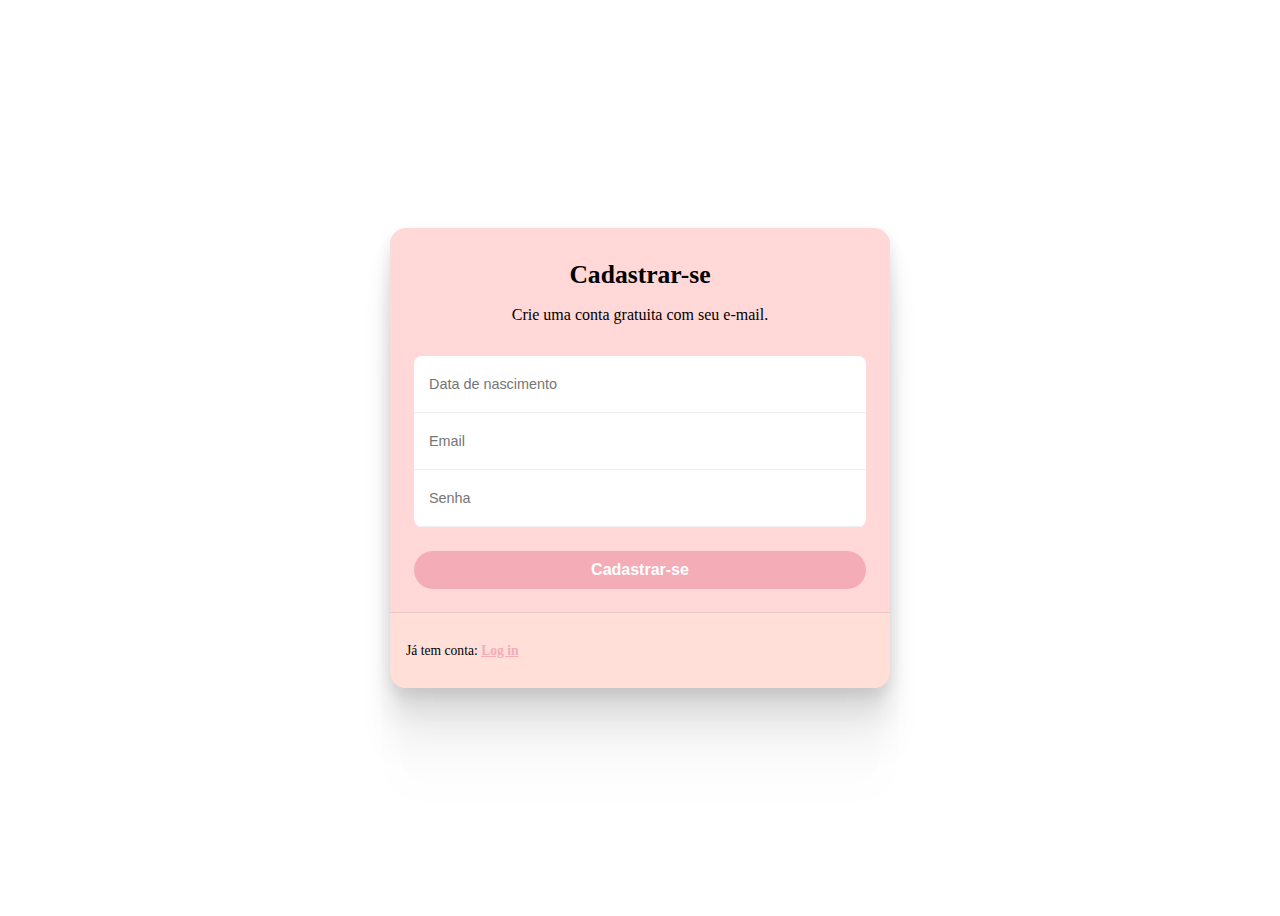
<file: cadastro.html>
<!DOCTYPE html>
<html lang="pt-lp">
<head>
    <meta charset="UTF-8">
    <meta http-equiv="X-UA-Compatible" content="IE=edge">
    <meta name="viewport" content="width=device-width, initial-scale=1.0">
    <link rel="shortcut icon" href="img/favicon-16x16.png" type="image/x-icon">
    <link rel="stylesheet" href="css/cadastro.css">
    <title>Choco Berry</title>
</head>
<body>
  <div class="container">
  <div class="form-box">
    <form class="form">
        <span class="title">Cadastrar-se</span>
        <span class="subtitle">Crie uma conta gratuita com seu e-mail.</span>
        <div class="form-container">
          <input type="text" class="input" placeholder="Data de nascimento">
          <input type="email" class="input" placeholder="Email">
          <input type="password" class="input" placeholder="Senha">
        </div>
        <button>Cadastrar-se</button>
    </form>
    <div class="form-section">
      <p>Já tem conta:  <a href="entra.html">Log in</a> </p>
    </div>
    </div>
  </div>
</body>
</html>
</file>
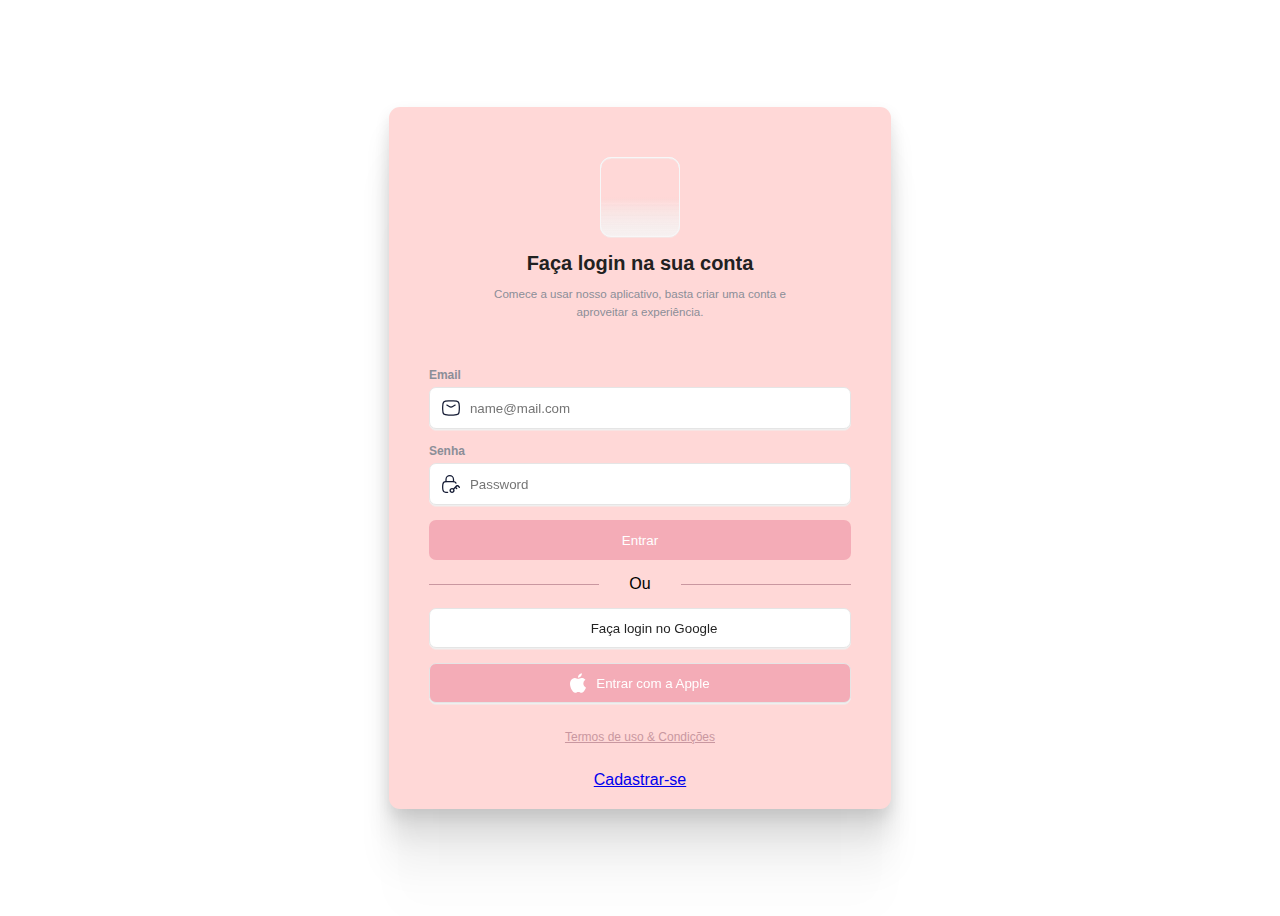
<file: entra.html>
<!DOCTYPE html>
<html lang="pt-lp">

<head>
  <meta charset="UTF-8">
  <meta http-equiv="X-UA-Compatible" content="IE=edge">
  <meta name="viewport" content="width=device-width, initial-scale=1.0">
  <link rel="stylesheet" href="css/entra.css">
  <title>Choco Berry</title>
</head>

<body>
  <div class="container">
    <form class="form_container">
      <div class="logo_container"></div>
      <div class="title_container">
        <p class="title">Faça login na sua conta</p>
        <span class="subtitle">Comece a usar nosso aplicativo, basta criar uma conta e aproveitar a experiência.</span>
      </div>
      <br>
      <div class="input_container">
        <label class="input_label" for="email_field">Email</label>
        <svg fill="none" viewBox="0 0 24 24" height="24" width="24" xmlns="http://www.w3.org/2000/svg" class="icon">
          <path stroke-linejoin="round" stroke-linecap="round" stroke-width="1.5" stroke="#141B34"
            d="M7 8.5L9.94202 10.2394C11.6572 11.2535 12.3428 11.2535 14.058 10.2394L17 8.5"></path>
          <path stroke-linejoin="round" stroke-width="1.5" stroke="#141B34"
            d="M2.01577 13.4756C2.08114 16.5412 2.11383 18.0739 3.24496 19.2094C4.37608 20.3448 5.95033 20.3843 9.09883 20.4634C11.0393 20.5122 12.9607 20.5122 14.9012 20.4634C18.0497 20.3843 19.6239 20.3448 20.7551 19.2094C21.8862 18.0739 21.9189 16.5412 21.9842 13.4756C22.0053 12.4899 22.0053 11.5101 21.9842 10.5244C21.9189 7.45886 21.8862 5.92609 20.7551 4.79066C19.6239 3.65523 18.0497 3.61568 14.9012 3.53657C12.9607 3.48781 11.0393 3.48781 9.09882 3.53656C5.95033 3.61566 4.37608 3.65521 3.24495 4.79065C2.11382 5.92608 2.08114 7.45885 2.01576 10.5244C1.99474 11.5101 1.99475 12.4899 2.01577 13.4756Z">
          </path>
        </svg>
        <input placeholder="name@mail.com" title="Inpit title" name="input-name" type="text" class="input_field"
          id="email_field">
      </div>
      <div class="input_container">
        <label class="input_label" for="password_field">Senha</label>
        <svg fill="none" viewBox="0 0 24 24" height="24" width="24" xmlns="http://www.w3.org/2000/svg" class="icon">
          <path stroke-linecap="round" stroke-width="1.5" stroke="#141B34"
            d="M18 11.0041C17.4166 9.91704 16.273 9.15775 14.9519 9.0993C13.477 9.03404 11.9788 9 10.329 9C8.67911 9 7.18091 9.03404 5.70604 9.0993C3.95328 9.17685 2.51295 10.4881 2.27882 12.1618C2.12602 13.2541 2 14.3734 2 15.5134C2 16.6534 2.12602 17.7727 2.27882 18.865C2.51295 20.5387 3.95328 21.8499 5.70604 21.9275C6.42013 21.9591 7.26041 21.9834 8 22">
          </path>
          <path stroke-linejoin="round" stroke-linecap="round" stroke-width="1.5" stroke="#141B34"
            d="M6 9V6.5C6 4.01472 8.01472 2 10.5 2C12.9853 2 15 4.01472 15 6.5V9"></path>
          <path fill="#141B34"
            d="M21.2046 15.1045L20.6242 15.6956V15.6956L21.2046 15.1045ZM21.4196 16.4767C21.7461 16.7972 22.2706 16.7924 22.5911 16.466C22.9116 16.1395 22.9068 15.615 22.5804 15.2945L21.4196 16.4767ZM18.0228 15.1045L17.4424 14.5134V14.5134L18.0228 15.1045ZM18.2379 18.0387C18.5643 18.3593 19.0888 18.3545 19.4094 18.028C19.7299 17.7016 19.7251 17.1771 19.3987 16.8565L18.2379 18.0387ZM14.2603 20.7619C13.7039 21.3082 12.7957 21.3082 12.2394 20.7619L11.0786 21.9441C12.2794 23.1232 14.2202 23.1232 15.4211 21.9441L14.2603 20.7619ZM12.2394 20.7619C11.6914 20.2239 11.6914 19.358 12.2394 18.82L11.0786 17.6378C9.86927 18.8252 9.86927 20.7567 11.0786 21.9441L12.2394 20.7619ZM12.2394 18.82C12.7957 18.2737 13.7039 18.2737 14.2603 18.82L15.4211 17.6378C14.2202 16.4587 12.2794 16.4587 11.0786 17.6378L12.2394 18.82ZM14.2603 18.82C14.8082 19.358 14.8082 20.2239 14.2603 20.7619L15.4211 21.9441C16.6304 20.7567 16.6304 18.8252 15.4211 17.6378L14.2603 18.82ZM20.6242 15.6956L21.4196 16.4767L22.5804 15.2945L21.785 14.5134L20.6242 15.6956ZM15.4211 18.82L17.8078 16.4767L16.647 15.2944L14.2603 17.6377L15.4211 18.82ZM17.8078 16.4767L18.6032 15.6956L17.4424 14.5134L16.647 15.2945L17.8078 16.4767ZM16.647 16.4767L18.2379 18.0387L19.3987 16.8565L17.8078 15.2945L16.647 16.4767ZM21.785 14.5134C21.4266 14.1616 21.0998 13.8383 20.7993 13.6131C20.4791 13.3732 20.096 13.1716 19.6137 13.1716V14.8284C19.6145 14.8284 19.619 14.8273 19.6395 14.8357C19.6663 14.8466 19.7183 14.8735 19.806 14.9391C19.9969 15.0822 20.2326 15.3112 20.6242 15.6956L21.785 14.5134ZM18.6032 15.6956C18.9948 15.3112 19.2305 15.0822 19.4215 14.9391C19.5091 14.8735 19.5611 14.8466 19.5879 14.8357C19.6084 14.8273 19.6129 14.8284 19.6137 14.8284V13.1716C19.1314 13.1716 18.7483 13.3732 18.4281 13.6131C18.1276 13.8383 17.8008 14.1616 17.4424 14.5134L18.6032 15.6956Z">
          </path>
        </svg>
        <input placeholder="Password" title="Inpit title" name="input-name" type="password" class="input_field"
          id="password_field">
      </div>
      <button title="Sign In" type="submit" class="sign-in_btn">
        <span>Entrar</span>
      </button>

      <div class="separator">
        <hr class="line">
        <span>Ou</span>
        <hr class="line">
      </div>
      <button title="Sign In" type="submit" class="sign-in_ggl">
        <svg height="18" width="18" viewBox="0 0 32 32" xmlns:xlink="http://www.w3.org/1999/xlink"
          xmlns="http://www.w3.org/2000/svg">
          <defs>
            <path
              d="M44.5 20H24v8.5h11.8C34.7 33.9 30.1 37 24 37c-7.2 0-13-5.8-13-13s5.8-13 13-13c3.1 0 5.9 1.1 8.1 2.9l6.4-6.4C34.6 4.1 29.6 2 24 2 11.8 2 2 11.8 2 24s9.8 22 22 22c11 0 21-8 21-22 0-1.3-.2-2.7-.5-4z"
              id="A"></path>
          </defs>
          <clipPath id="B">

          </clipPath>
          <g transform="matrix(.727273 0 0 .727273 -.954545 -1.45455)">
            <path fill="#fbbc05" clip-path="url(#B)" d="M0 37V11l17 13z"></path>
            <path fill="#ea4335" clip-path="url(#B)" d="M0 11l17 13 7-6.1L48 14V0H0z"></path>
            <path fill="#34a853" clip-path="url(#B)" d="M0 37l30-23 7.9 1L48 0v48H0z"></path>
            <path fill="#4285f4" clip-path="url(#B)" d="M48 48L17 24l-4-3 35-10z"></path>
          </g>
        </svg>
        <span>Faça login no Google</span>
      </button>
      <button title="Sign In" type="submit" class="sign-in_apl">
        <svg preserveAspectRatio="xMidYMid" version="1.1" viewBox="0 0 256 315" height="20px" width="16px"
          xmlns:xlink="http://www.w3.org/1999/xlink" xmlns="http://www.w3.org/2000/svg">
          <g>
            <path fill="#ffffff"
              d="M213.803394,167.030943 C214.2452,214.609646 255.542482,230.442639 256,230.644727 C255.650812,231.761357 249.401383,253.208293 234.24263,275.361446 C221.138555,294.513969 207.538253,313.596333 186.113759,313.991545 C165.062051,314.379442 158.292752,301.507828 134.22469,301.507828 C110.163898,301.507828 102.642899,313.596301 82.7151126,314.379442 C62.0350407,315.16201 46.2873831,293.668525 33.0744079,274.586162 C6.07529317,235.552544 -14.5576169,164.286328 13.147166,116.18047 C26.9103111,92.2909053 51.5060917,77.1630356 78.2026125,76.7751096 C98.5099145,76.3877456 117.677594,90.4371851 130.091705,90.4371851 C142.497945,90.4371851 165.790755,73.5415029 190.277627,76.0228474 C200.528668,76.4495055 229.303509,80.1636878 247.780625,107.209389 C246.291825,108.132333 213.44635,127.253405 213.803394,167.030988 M174.239142,50.1987033 C185.218331,36.9088319 192.607958,18.4081019 190.591988,0 C174.766312,0.636050225 155.629514,10.5457909 144.278109,23.8283506 C134.10507,35.5906758 125.195775,54.4170275 127.599657,72.4607932 C145.239231,73.8255433 163.259413,63.4970262 174.239142,50.1987249">
            </path>
          </g>
        </svg>
        <span>Entrar com a Apple</span>
      </button>
      <p class="note">Termos de uso &amp; Condições</p>
      <a href="cadastro.html">Cadastrar-se</a>
    </form>
  </div>
</body>

</html>
</file>
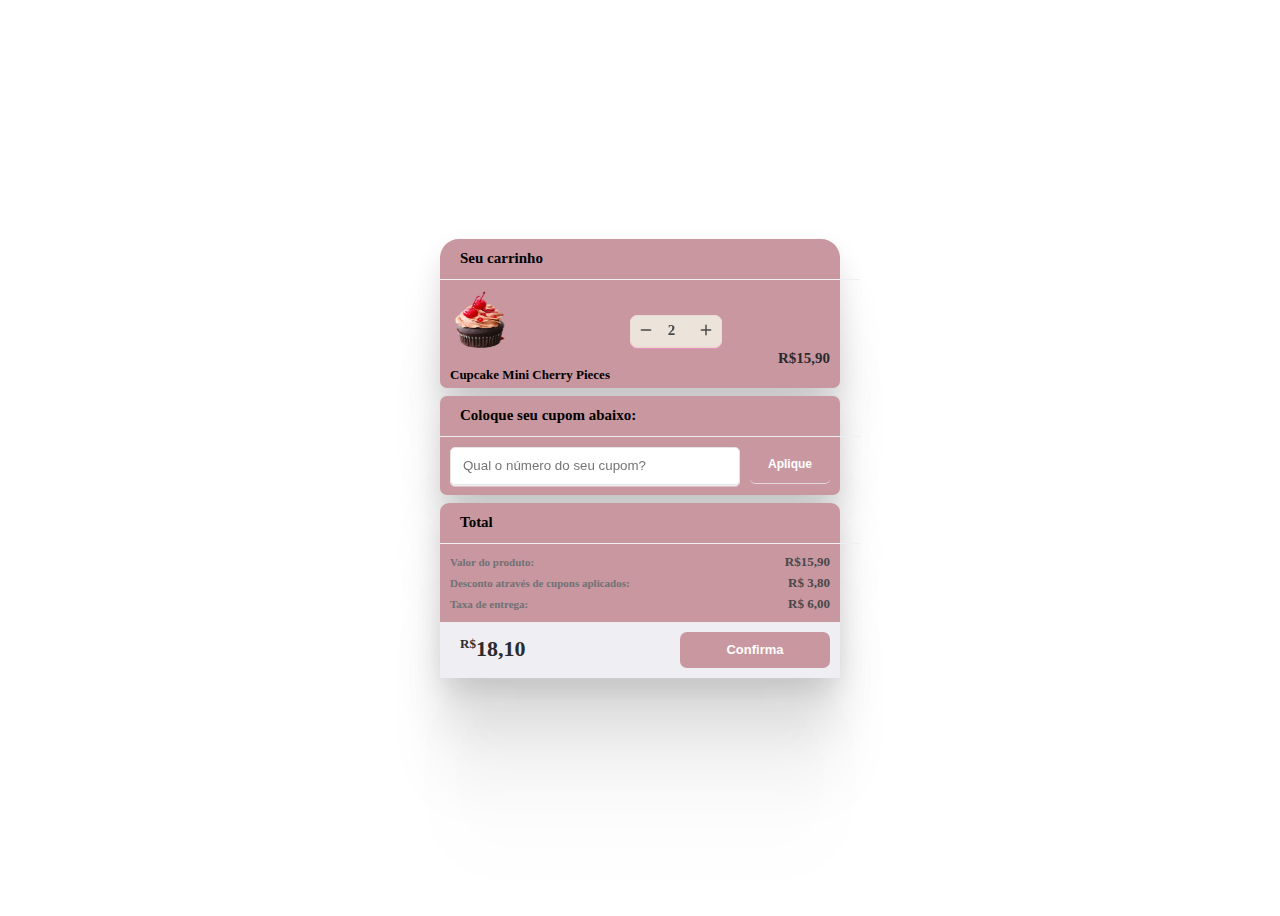
<file: nos.html>
<!DOCTYPE html>
<html lang="pt-br">

<head>
    <meta charset="UTF-8">
    <meta http-equiv="X-UA-Compatible" content="IE=edge">
    <meta name="viewport" content="width=device-width, initial-scale=1.0">
    <title>Carrinho</title>
    <link rel="stylesheet" href="css/carrinho.css">
</head>

<body>
    <div class="father">
    <div>
        <div class="card cart">
            <label class="title">Seu carrinho</label>
            <div class="products">
                <div class="product">
                    <img src="img/cupcake/3.png" fill="none" viewBox="0 0 60 60" height="60" width="60"  >
                        <rect fill="#FFF6EE" rx="8.25" height="60" width="60"></rect>
                        <path stroke-linejoin="round" stroke-linecap="round" stroke-width="2.25" stroke="#FF8413"
                            fill="#FFB672"
                            d="M34.2812 18H25.7189C21.9755 18 18.7931 20.5252 17.6294 24.0434C17.2463 25.2017 17.0547 25.7808 17.536 26.3904C18.0172 27 18.8007 27 20.3675 27H39.6325C41.1993 27 41.9827 27 42.4639 26.3904C42.9453 25.7808 42.7538 25.2017 42.3707 24.0434C41.207 20.5252 38.0246 18 34.2812 18Z">
                        </path>
                        <path fill="#FFB672"
                            d="M18 36H17.25C16.0074 36 15 34.9926 15 33.75C15 32.5074 16.0074 31.5 17.25 31.5H29.0916C29.6839 31.5 30.263 31.6754 30.7557 32.0039L33.668 33.9453C34.1718 34.2812 34.8282 34.2812 35.332 33.9453L38.2443 32.0039C38.7371 31.6754 39.3161 31.5 39.9084 31.5H42.75C43.9926 31.5 45 32.5074 45 33.75C45 34.9926 43.9926 36 42.75 36H42M18 36L18.6479 38.5914C19.1487 40.5947 20.9486 42 23.0135 42H36.9865C39.0514 42 40.8513 40.5947 41.3521 38.5914L42 36M18 36H28.5ZM42 36H39.75Z">
                        </path>
                        <path stroke-linejoin="round" stroke-linecap="round" stroke-width="2.25" stroke="#FF8413"
                            d="M18 36H17.25C16.0074 36 15 34.9926 15 33.75C15 32.5074 16.0074 31.5 17.25 31.5H29.0916C29.6839 31.5 30.263 31.6754 30.7557 32.0039L33.668 33.9453C34.1718 34.2812 34.8282 34.2812 35.332 33.9453L38.2443 32.0039C38.7371 31.6754 39.3161 31.5 39.9084 31.5H42.75C43.9926 31.5 45 32.5074 45 33.75C45 34.9926 43.9926 36 42.75 36H42M18 36L18.6479 38.5914C19.1487 40.5947 20.9486 42 23.0135 42H36.9865C39.0514 42 40.8513 40.5947 41.3521 38.5914L42 36M18 36H28.5M42 36H39.75">
                        </path>
                        <path stroke-linejoin="round" stroke-linecap="round" stroke-width="3" stroke="#FF8413"
                            d="M34.512 22.5H34.4982"></path>
                        <path stroke-linejoin="round" stroke-linecap="round" stroke-width="2.25" stroke="#FF8413"
                            d="M27.75 21.75L26.25 23.25"></path>
                    </svg>
                    <div>
                        <span>
                            <h4>Cupcake Mini Cherry Pieces</h4>
                    
                        </span>
                        
                    </div>
                    <div class="quantity">
                        <button>
                            <svg fill="none" viewBox="0 0 24 24" height="14" width="14"
                                xmlns="http://www.w3.org/2000/svg">
                                <path stroke-linejoin="round" stroke-linecap="round" stroke-width="2.5" stroke="#47484b"
                                    d="M20 12L4 12"></path>
                            </svg>
                        </button>
                        <label>2</label>
                        <button>
                            <svg fill="none" viewBox="0 0 24 24" height="14" width="14"
                                xmlns="http://www.w3.org/2000/svg">
                                <path stroke-linejoin="round" stroke-linecap="round" stroke-width="2.5" stroke="#47484b"
                                    d="M12 4V20M20 12H4"></path>
                            </svg>
                        </button>
                    </div>
                    <label class="price small">R$15,90</label>
                </div>
            </div>
        </div>
        <div class="card coupons">
            <label class="title">Coloque seu cupom abaixo:</label>
            <form class="form">
                <input type="text" placeholder="Qual o número do seu cupom?" class="input_field">
                <button>Aplique</button>
            </form>
        </div>
        
        <div class="card checkout">
            <label class="title">Total</label>
            <div class="details">
                <span>Valor do produto:</span>
                <span>R$15,90</span>
                <span>Desconto através de cupons aplicados:</span>
                <span>R$ 3,80</span>
                <span>Taxa de entrega:</span>
                <span>R$ 6,00</span>
            </div>
            <div class="checkout--footer">
                <label class="price"><sup>R$</sup>18,10</label>
                <button class="checkout-btn">Confirma</button>
            </div>
        </div>
    </div>
</div>
</body>

</html>
</file>
<file: css/cadastro.css>
.container {
  display: flex;
  justify-content: center;
  align-items: center;
  height: 100vh;
}

.form-box {
  max-width: 500px;
  background: #FFD8D7;
  overflow: hidden;
  border-radius: 16px;
  color: #010101;
  box-shadow: 0px 106px 42px rgba(0, 0, 0, 0.01),
    0px 59px 36px rgba(0, 0, 0, 0.05), 0px 26px 26px rgba(0, 0, 0, 0.09),
    0px 7px 15px rgba(0, 0, 0, 0.1), 0px 0px 0px rgba(0, 0, 0, 0.1);
}

.form {
  position: relative;
  display: flex;
  flex-direction: column;
  padding: 32px 24px 24px;
  gap: 16px;
  text-align: center;
}

/*Form text*/
.title {
  font-weight: bold;
  font-size: 1.6rem;
}

.subtitle {
  font-size: 1rem;
  color: #000000;
}

/*Inputs box*/
.form-container {
  overflow: hidden;
  border-radius: 8px;
  background-color: #fff;
  margin: 1rem 0 .5rem;
  width: 100%;
}

.input {
  background: none;
  border: 0;
  outline: 0;
  height: 40px;
  width: 100%;
  border-bottom: 1px solid #eee;
  font-size: .9rem;
  padding: 8px 15px;
}

.form-section {
  padding: 16px;
  font-size: .85rem;
  background-color: #FFDFD8;
  box-shadow: rgb(0 0 0 / 8%) 0 -1px;
}

.form-section a {
  font-weight: bold;
  color: #F4ACB7;
  transition: color .3s ease;
}

.form-section a:hover {
  color: #C997A0;
  text-decoration: underline;
}

/*Button*/
.form button {
  background-color: #F4ACB7;
  color: #fff;
  border: 0;
  border-radius: 24px;
  padding: 10px 16px;
  font-size: 1rem;
  font-weight: 600;
  cursor: pointer;
  transition: background-color .3s ease;
}

.form button:hover {
  background-color: #d7bbbb;
}
</file>
<file: css/entra.css>
.container {
  display: flex;
  justify-content: center;
  align-items: center;
  height: 100vh;
}

.form_container {
  width: fit-content;
  height: fit-content;
  display: flex;
  flex-direction: column;
  align-items: center;
  justify-content: center;
  gap: 15px;
  padding: 50px 40px 20px 40px;
  background-color: #FFD8D7;
  box-shadow: 0px 106px 42px rgba(0, 0, 0, 0.01),
    0px 59px 36px rgba(0, 0, 0, 0.05), 0px 26px 26px rgba(0, 0, 0, 0.09),
    0px 7px 15px rgba(0, 0, 0, 0.1), 0px 0px 0px rgba(0, 0, 0, 0.1);
  border-radius: 11px;
  font-family: "Inter", sans-serif;
}

.logo_container {
  box-sizing: border-box;
  width: 80px;
  height: 80px;
  background: linear-gradient(180deg, rgba(248, 248, 248, 0) 50%, #F8F8F888 100%);
  border: 1px solid #F7F7F8;
  filter: drop-shadow(0px 0.5px 0.5px #EFEFEF) drop-shadow(0px 1px 0.5px rgba(239, 239, 239, 0.5));
  border-radius: 11px;
}

.title_container {
  display: flex;
  flex-direction: column;
  align-items: center;
  justify-content: center;
  gap: 10px;
}

.title {
  margin: 0;
  font-size: 1.25rem;
  font-weight: 700;
  color: #212121;
}

.subtitle {
  font-size: 0.725rem;
  max-width: 80%;
  text-align: center;
  line-height: 1.1rem;
  color: #8B8E98
}

.input_container {
  width: 100%;
  height: fit-content;
  position: relative;
  display: flex;
  flex-direction: column;
  gap: 5px;
}

.icon {
  width: 20px;
  position: absolute;
  z-index: 99;
  left: 12px;
  bottom: 9px;
}

.input_label {
  font-size: 0.75rem;
  color: #8B8E98;
  font-weight: 600;
}

.input_field {
  width: auto;
  height: 40px;
  padding: 0 0 0 40px;
  border-radius: 7px;
  outline: none;
  border: 1px solid #e5e5e5;
  filter: drop-shadow(0px 1px 0px #efefef) drop-shadow(0px 1px 0.5px rgba(239, 239, 239, 0.5));
  transition: all 0.3s cubic-bezier(0.15, 0.83, 0.66, 1);
}

.input_field:focus {
  border: 1px solid transparent;
  box-shadow: 0px 0px 0px 2px #242424;
  background-color: transparent;
}

.sign-in_btn {
  width: 100%;
  height: 40px;
  border: 0;
  background: #F4ACB7;
  border-radius: 7px;
  outline: none;
  color: #ffffff;
  cursor: pointer;
}

.sign-in_ggl {
  width: 100%;
  height: 40px;
  display: flex;
  align-items: center;
  justify-content: center;
  gap: 10px;
  background: #ffffff;
  border-radius: 7px;
  outline: none;
  color: #242424;
  border: 1px solid #e5e5e5;
  filter: drop-shadow(0px 1px 0px #efefef) drop-shadow(0px 1px 0.5px rgba(239, 239, 239, 0.5));
  cursor: pointer;
}

.sign-in_apl {
  width: 100%;
  height: 40px;
  display: flex;
  align-items: center;
  justify-content: center;
  gap: 10px;
  background: #F4ACB7;
  border-radius: 7px;
  outline: none;
  color: #ffffff;
  border: 1px solid #e5e5e5;
  filter: drop-shadow(0px 1px 0px #efefef) drop-shadow(0px 1px 0.5px rgba(239, 239, 239, 0.5));
  cursor: pointer;
}

.separator {
  width: 100%;
  display: flex;
  align-items: center;
  justify-content: center;
  gap: 30px;
  color: #000000;
}

.separator .line {
  display: block;
  width: 100%;
  height: 1px;
  border: 0;
  background-color: #C997A0;
}

.note {
  font-size: 0.75rem;
  color: #C997A0;
  text-decoration: underline;
}
</file>
<file: css/carrinho.css>
.master-container {

    display: grid;

    grid-column-start: auto;

    gap: 5px;

}




.father{

    display: flex;

    justify-content: center;

    align-items: center;

    height: 100vh;

}




.card {

    width: 400px;

    background: #C997A0;

    box-shadow: 0px 187px 75px rgba(0, 0, 0, 0.01), 0px 105px 63px rgba(0, 0, 0, 0.05), 0px 47px 47px rgba(0, 0, 0, 0.09), 0px 12px 26px rgba(0, 0, 0, 0.1), 0px 0px 0px rgba(0, 0, 0, 0.1);

}




.title {

    width: 100%;

    height: 40px;

    position: relative;

    display: flex;

    align-items: center;

    padding-left: 20px;

    border-bottom: 1px solid #efeff3;

    font-weight: 700;

    font-size: 15px;

    color: #000000;

}




/* cart */

.cart {

    border-radius: 19px 19px 7px 7px;

    margin-bottom: 8px;

}




.cart .products {

    display: flex;

    flex-direction: column;

    padding: 10px;

}




.cart .products .product {

    display: grid;

    grid-template-columns: 60px 60px 1fr;

    grid-template-rows:20px 30px 20px;

    gap: 5px;

    margin-bottom: 8px;

}




.cart .products .product span {

    font-size: 13px;

    font-weight: 600;

    width: 300px;

    grid-column-start: 1;

    grid-column-end:4;

    grid-row-start: 2;

    grid-row-end: 3;

    color: #000000;

    display: block;  

}




.cart .quantity {

    grid-column-start: 3;

    grid-column-end: 3;

    grid-row-start: 2;

    grid-row-end: 3;

    height: 30px;

    display: grid;

    grid-template-columns: 1fr 1fr 1fr;

    margin: auto;

    background-color: #ECE4DB;

    border: 1px solid #ecdbdb;

    border-radius: 7px;

    filter: drop-shadow(0px 1px 0px #ead9c5) drop-shadow(0px 1px 0.5px rgba(255, 137, 225, 0.5));




}




.cart .quantity label {

    width: 20px;

    height: 30px;

    display: flex;

    align-items: center;

    justify-content: center;

    padding-bottom: 2px;

    font-size: 15px;

    font-weight: 700;

    color: #47484b;

}




.cart .quantity button {

    width: 30px;

    height: 30px;

    display: flex;

    align-items: center;

    justify-content: center;

    border: 0;

    outline: none;

    background-color: transparent;

    padding-bottom: 2px;

}




.card .small {

    grid-column-start:4;

    grid-column-end: 5;

    grid-row-start: 3;

    grid-row-end: 4;

    font-size: 15px;

    margin: 0 0 auto auto;

}




.card .small sup {

    grid-column-start:4;

    grid-column-end: 5;

    grid-row-start: 3;

    grid-row-end: 4;

    font-size: px;

}




/* coupons */

.coupons {

    border-radius: 7px;

    margin-bottom: 8px;

}




.coupons form {

    display: grid;

    grid-template-columns: 1fr 80px;

    gap: 10px;

    padding: 10px;

   

}




.input_field {

    width: auto;

    height: 36px;

    padding: 0 0 0 12px;

    border-radius: 5px;

    outline: none;

    border: 1px solid #e5e5e5;

    filter: drop-shadow(0px 1px 0px #efefef) drop-shadow(0px 1px 0.5px rgba(239, 239, 239, 0.5));

    transition: all 0.3s cubic-bezier(0.15, 0.83, 0.66, 1);

}




.input_field:focus {

    border: 1px solid transparent;

    box-shadow: 0px 0px 0px 2px #242424;

    background-color: transparent;

}




.coupons form button {

    display: flex;

    flex-direction: row;

    justify-content: center;

    align-items: center;

    padding: 10px 18px;

    gap: 10px;

    width: 100%;

    height: 36px;

    background: linear-gradient(180deg, #C997A0 0%, #C997A0 50%, #C997A0 100%);

    box-shadow: 0px 0.5px 0.5px #EFEFEF, 0px 1px 0.5px rgba(239, 239, 239, 0.5);

    border-radius: 5px;

    border: 0;

    font-style: normal;

    font-weight: 600;

    font-size: 12px;

    line-height: 15px;

    color: #ffffff;

}




/* Checkout */

.checkout {

    border-radius: 9px 9px 19px 19px;

}




.checkout .details {

    display: grid;

    grid-template-columns: 3fr 1fr;

    padding: 10px;

    gap: 5px;

}




.checkout .details span {

    font-size: 13px;

    font-weight: 600;

}




.checkout .details span:nth-child(odd) {

    font-size: 11px;

    font-weight: 700;

    color: #707175;

    margin: auto auto auto 0;

}




.checkout .details span:nth-child(even) {

    font-size: 13px;

    font-weight: 600;

    color: #47484b;

    margin: auto 0 auto auto;

}




.checkout .checkout--footer {

    display: flex;

    align-items: center;

    justify-content: space-between;

    padding: 10px 10px 10px 20px;

    background-color: #efeff3;

}




.price {

    position: relative;

    font-size: 22px;

    color: #2B2B2F;

    font-weight: 900;

}




.price sup {

    font-size: 13px;

}




.price sub {

    width: fit-content;

    position: absolute;

    font-size: 11px;

    color: #5F5D6B;

    bottom: 5px;

    display: inline-block;

}




.checkout .checkout-btn {

    display: flex;

    flex-direction: row;

    justify-content: center;

    align-items: center;

    width: 150px;

    height: 36px;

    background: linear-gradient(180deg, #C997A0 0%, #C997A0 50%, #C997A0 100%);

    box-shadow: 0px 0.5px 0.5px #EFEFEF, 0px 1px 0.5px rgba(239, 239, 239, 0.5);

    border-radius: 7px;

    border: 0;

    outline: none;

    color: #ffffff;

    font-size: 13px;

    font-weight: 600;

    transition: all 0.3s cubic-bezier(0.15, 0.83, 0.66, 1);

}
</file>
